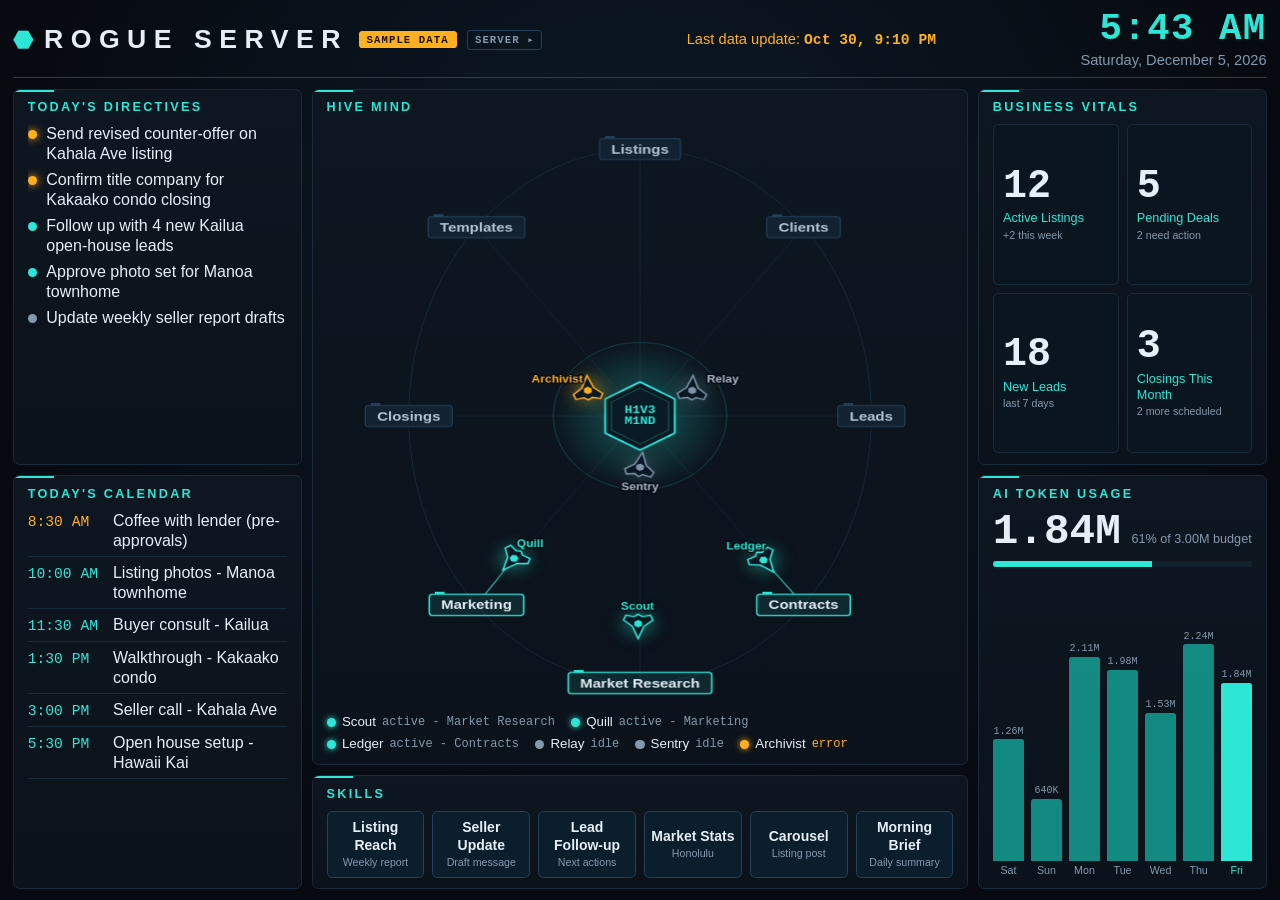
<file: rogue-server/dashboard/index.html>
<!doctype html>
<html lang="en">
<head>
<meta charset="utf-8">
<meta name="viewport" content="width=device-width, initial-scale=1">
<title>Rogue Server</title>
<link rel="stylesheet" href="./style.css">
</head>
<body>
<div class="app">
  <header class="hdr">
    <div class="brand"><span class="logo"></span><h1>ROGUE SERVER</h1><span id="sampleBadge" class="badge" hidden>SAMPLE DATA</span><a class="navlink" href="./server/">SERVER &#9656;</a></div>
    <div id="upd" class="upd">Last data update: <b id="updTime">--</b><span id="metaErr" class="errdot" hidden>DATA ERR</span></div>
    <div class="clockbox"><div id="clock" class="clock">--:--</div><div id="date" class="date">&nbsp;</div></div>
  </header>

  <section class="panel p-dir" id="p-directives">
    <h2>Today's Directives</h2>
    <ol id="directives" class="dirs"></ol>
  </section>

  <section class="panel p-cal" id="p-calendar">
    <h2>Today's Calendar</h2>
    <ul id="calendar" class="cal"></ul>
  </section>

  <section class="panel p-hive" id="p-agents">
    <h2>Hive Mind</h2>
    <div class="hivewrap"><canvas id="hive"></canvas></div>
    <ul id="legend" class="legend"></ul>
  </section>

  <section class="panel p-skills" id="p-skills">
    <h2>Skills</h2>
    <div id="skills" class="skills"></div>
  </section>

  <section class="panel p-vit" id="p-vitals">
    <h2>Business Vitals</h2>
    <div id="vitals" class="vitals"></div>
  </section>

  <section class="panel p-tok" id="p-tokens">
    <h2>AI Token Usage</h2>
    <div class="tokmain"><div id="tokTotal" class="big">--</div><div id="tokSub" class="muted">today</div></div>
    <div id="tokBar" class="budget" hidden><i></i></div>
    <div id="tokBars" class="bars"></div>
  </section>
</div>
<div id="toast" class="toast" role="status" aria-live="polite"></div>
<script src="./app.js"></script>
</body>
</html>
</file>
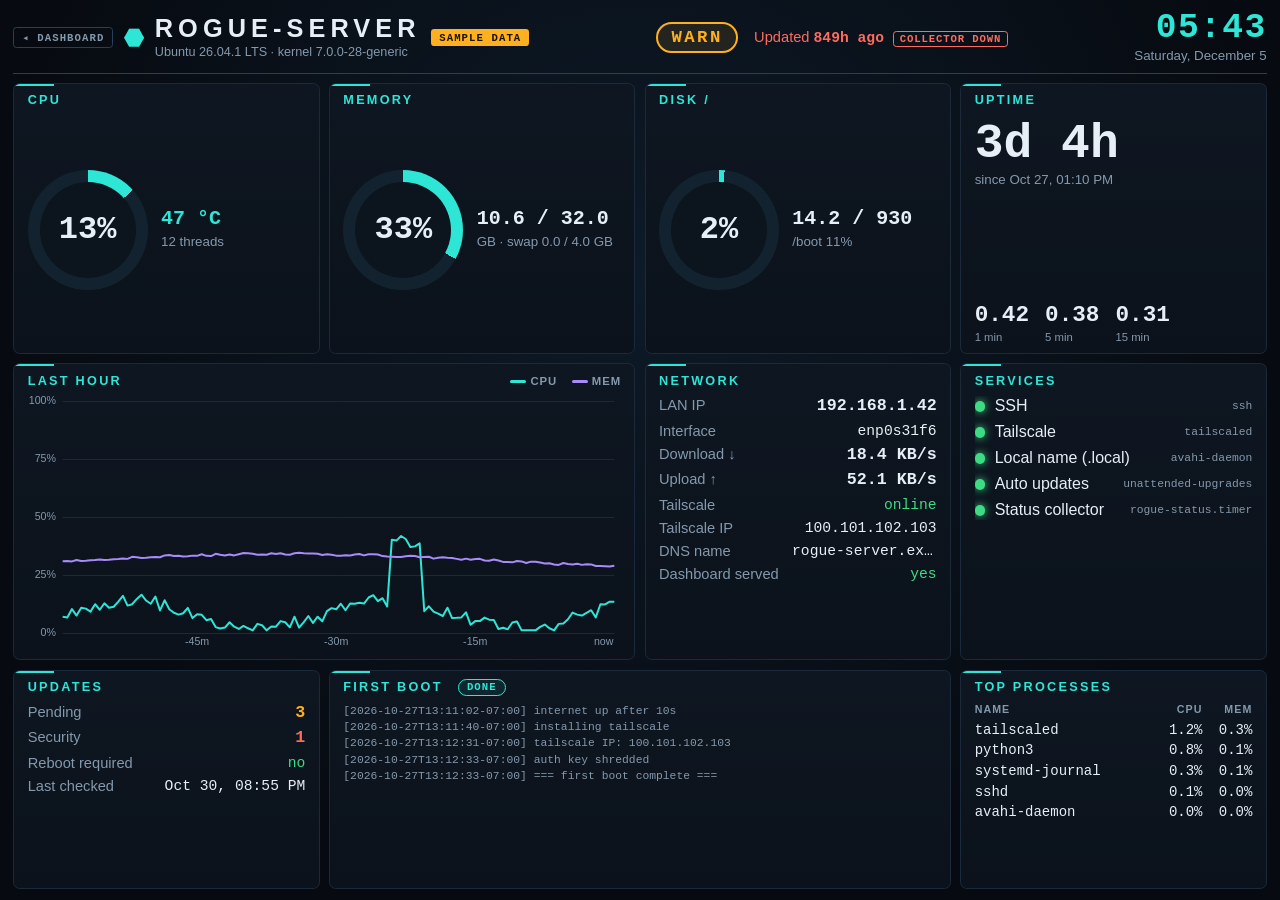
<file: rogue-server/dashboard/server/index.html>
<!doctype html>
<html lang="en">
<head>
<meta charset="utf-8">
<meta name="viewport" content="width=device-width, initial-scale=1">
<title>Server Monitor</title>
<link rel="stylesheet" href="./server.css">
</head>
<body>
<div class="app">
  <header class="hdr">
    <div class="brand">
      <a class="navlink" href="../">&#9666; DASHBOARD</a>
      <span class="logo"></span>
      <div class="ident"><h1 id="host">SERVER</h1><div id="os" class="sub">--</div></div>
      <span id="sampleBadge" class="badge" hidden>SAMPLE DATA</span>
    </div>
    <div class="hmid">
      <span id="health" class="pill" data-s="ok">--</span>
      <div id="upd" class="upd">Updated <b id="updAgo">--</b> <span id="staleTag" class="tag" hidden></span><span id="fetchErr" class="tag amber" hidden>FETCH ERR</span></div>
    </div>
    <div class="clockbox"><div id="clock" class="clock">--:--</div><div id="date" class="date">&nbsp;</div></div>
  </header>

  <section class="panel g-cpu"><h2>CPU</h2>
    <div class="gwrap"><div class="ring" id="ringCpu"><span id="cpuV" class="rv">--</span></div>
      <div class="gtxt"><div class="gl" id="cpuTemp">--</div><div class="gs" id="cpuSub">--</div></div></div></section>
  <section class="panel g-mem"><h2>Memory</h2>
    <div class="gwrap"><div class="ring" id="ringMem"><span id="memV" class="rv">--</span></div>
      <div class="gtxt"><div class="gl" id="memUsed">--</div><div class="gs" id="memSub">--</div></div></div></section>
  <section class="panel g-disk"><h2>Disk /</h2>
    <div class="gwrap"><div class="ring" id="ringDisk"><span id="diskV" class="rv">--</span></div>
      <div class="gtxt"><div class="gl" id="diskUsed">--</div><div class="gs" id="diskSub">--</div></div></div></section>
  <section class="panel g-up"><h2>Uptime</h2>
    <div class="upbig" id="upV">--</div>
    <div class="gs" id="upSub">--</div>
    <div class="loads"><div><b id="l1">--</b><span>1 min</span></div><div><b id="l5">--</b><span>5 min</span></div><div><b id="l15">--</b><span>15 min</span></div></div>
  </section>

  <section class="panel p-hist"><h2>Last hour <span class="lg"><i class="c1"></i>CPU <i class="c2"></i>MEM</span></h2>
    <div class="chartwrap"><canvas id="chart"></canvas></div></section>
  <section class="panel p-net"><h2>Network</h2>
    <dl class="kv" id="net"></dl></section>
  <section class="panel p-svc"><h2>Services</h2>
    <ul class="svcs" id="svcs"></ul></section>

  <section class="panel p-upd"><h2>Updates</h2>
    <dl class="kv" id="upd2"></dl></section>
  <section class="panel p-fb"><h2>First boot <span id="fbPill" class="pill sm" data-s="ok">--</span></h2>
    <pre id="fbLog" class="log"></pre></section>
  <section class="panel p-top"><h2>Top processes</h2>
    <table class="procs"><thead><tr><th>Name</th><th>CPU</th><th>MEM</th></tr></thead><tbody id="procs"></tbody></table></section>
</div>
<script src="./server.js"></script>
</body>
</html>
</file>
<file: rogue-server/dashboard/style.css>
:root{
  --bg:#070b11; --bg2:#0b121b; --panel:#0e1621; --line:#1a2a3a; --line2:#24405a;
  --text:#e6eef6; --muted:#8499ad; --accent:#2ee6d6; --accent-d:#14a89c;
  --amber:#ffb020; --red:#ff6b5e;
  --sans:"Segoe UI",Roboto,"Helvetica Neue",Arial,sans-serif;
  --mono:ui-monospace,Consolas,"Courier New",monospace;
}
*{box-sizing:border-box;margin:0;padding:0}
html{font-size:min(1.0417vw,1.85vh);background:var(--bg)}
body{font-family:var(--sans);color:var(--text);background:radial-gradient(ellipse at 50% 30%,#0d1a28 0%,var(--bg) 70%);min-height:100vh;line-height:1.25}
.app{height:100vh;padding:.8rem 1rem;display:grid;gap:.8rem;
  grid-template-columns:23% 1fr 23%;
  grid-template-rows:auto minmax(0,1.3fr) minmax(0,1fr) auto;
  grid-template-areas:"hdr hdr hdr" "dir hive vit" "cal hive tok" "cal skills tok";
}
.hdr{grid-area:hdr;display:flex;align-items:center;justify-content:space-between;gap:1rem;border-bottom:1px solid var(--line2);padding-bottom:.6rem}
.p-dir{grid-area:dir}.p-cal{grid-area:cal}.p-hive{grid-area:hive}.p-skills{grid-area:skills}.p-vit{grid-area:vit}.p-tok{grid-area:tok}
.brand{display:flex;align-items:center;gap:.8rem}
.logo{width:1.5rem;height:1.5rem;background:var(--accent);clip-path:polygon(25% 5%,75% 5%,100% 50%,75% 95%,25% 95%,0 50%);box-shadow:0 0 12px var(--accent)}
h1{font-size:2rem;letter-spacing:.28em;font-weight:600}
.badge{font:700 .8rem var(--mono);letter-spacing:.1em;color:#1b1200;background:var(--amber);padding:.2rem .6rem;border-radius:.25rem}
.upd{font-size:1.1rem;color:var(--muted)}
.upd b{color:var(--text);font-weight:600;font-family:var(--mono)}
.upd.stale,.upd.stale b{color:var(--amber)}
.errdot,.panel.err h2::after{font:700 .7rem var(--mono);letter-spacing:.08em;color:var(--amber);border:1px solid var(--amber);border-radius:.25rem;padding:.05rem .4rem;margin-left:.7rem;vertical-align:middle}
.panel.err h2::after{content:"DATA ERR"}
.clockbox{text-align:right}
.clock{font:600 2.8rem/1 var(--mono);color:var(--accent);letter-spacing:.04em}
.date{font-size:1.1rem;color:var(--muted);margin-top:.2rem}
.panel{background:linear-gradient(180deg,var(--panel),var(--bg2));border:1px solid var(--line);border-radius:.5rem;padding:.8rem 1rem;display:flex;flex-direction:column;min-height:0;overflow:hidden;position:relative}
.panel::before{content:"";position:absolute;left:0;top:0;width:3rem;height:2px;background:var(--accent)}
h2{font-size:.95rem;font-weight:600;letter-spacing:.18em;text-transform:uppercase;color:var(--accent);margin-bottom:.6rem;flex:none}
.dirs,.cal{list-style:none;display:flex;flex-direction:column;gap:.45rem;min-height:0;overflow:hidden}
.dirs li{display:flex;gap:.7rem;align-items:flex-start;font-size:1.2rem;line-height:1.25}
.dirs .pri{flex:none;width:.7rem;height:.7rem;border-radius:50%;margin-top:.45rem;background:var(--muted)}
.dirs .high .pri{background:var(--amber);box-shadow:0 0 8px var(--amber)}
.dirs .med .pri{background:var(--accent)}
.cal li{display:flex;gap:.8rem;font-size:1.2rem;align-items:baseline;padding-bottom:.4rem;border-bottom:1px solid var(--line)}
.cal .t{flex:none;width:5.6rem;font-family:var(--mono);color:var(--accent);font-size:1.1rem}
.cal li.past{opacity:.45}
.cal li.now .t{color:var(--amber)}
.empty{color:var(--muted);font-size:1.1rem}
.hivewrap{flex:1;min-height:0;position:relative}
#hive{position:absolute;inset:0;width:100%;height:100%;display:block}
.legend{list-style:none;display:flex;flex-wrap:wrap;gap:.4rem 1.2rem;margin-top:.5rem;font-size:1rem;flex:none}
.legend li{display:flex;align-items:center;gap:.45rem;white-space:nowrap}
.legend i{width:.7rem;height:.7rem;border-radius:50%;background:var(--muted)}
.legend .active i{background:var(--accent);box-shadow:0 0 6px var(--accent)}
.legend .error i{background:var(--amber);box-shadow:0 0 6px var(--amber)}
.legend .st{color:var(--muted);font-family:var(--mono);font-size:.9rem}
.legend .error .st{color:var(--amber)}
.skills{display:grid;grid-template-columns:repeat(6,1fr);gap:.6rem}
.skills button{font:inherit;color:var(--text);background:#0b1e2b;border:1px solid var(--line2);border-radius:.4rem;padding:.55rem .4rem;cursor:pointer;text-align:center;touch-action:manipulation}
.skills button:hover,.skills button:focus-visible{border-color:var(--accent);outline:none;background:#0f2a3a}
.skills button:active{background:#12394d}
.skills b{display:block;font-size:1.05rem;font-weight:600}
.skills span{display:block;font-size:.8rem;color:var(--muted);margin-top:.15rem}
.vitals{flex:1;min-height:0;display:grid;grid-template-columns:1fr 1fr;grid-template-rows:1fr 1fr;gap:.6rem}
.tile{background:#0a1520;border:1px solid var(--line);border-radius:.4rem;padding:.5rem .7rem;display:flex;flex-direction:column;justify-content:center;min-width:0}
.tile .v{font:600 3rem/1 var(--mono);color:var(--text)}
.tile .l{font-size:.95rem;color:var(--accent);margin-top:.35rem}
.tile .s{font-size:.8rem;color:var(--muted);margin-top:.1rem}
.tokmain{display:flex;align-items:baseline;gap:.8rem;flex:none}
.big{font:600 3.2rem/1 var(--mono);color:var(--text)}
.muted{color:var(--muted);font-size:.95rem}
.budget{height:.45rem;background:#13222f;border-radius:1rem;margin:.6rem 0 .2rem;overflow:hidden;flex:none}
.budget i{display:block;height:100%;background:var(--accent);width:0}
.budget.warn i{background:var(--amber)}
.bars{flex:1;min-height:5rem;display:flex;align-items:flex-end;gap:.5rem;margin-top:.5rem}
.bar{flex:1;display:flex;flex-direction:column;justify-content:flex-end;align-items:center;height:100%;min-width:0}
.bar .n{font:.75rem var(--mono);color:var(--muted);margin-bottom:.2rem}
.bar .col{width:100%;background:var(--accent-d);border-radius:.2rem .2rem 0 0;min-height:2px;opacity:.8}
.bar.today .col{background:var(--accent);opacity:1}
.bar .d{font-size:.8rem;color:var(--muted);margin-top:.25rem}
.bar.today .d{color:var(--accent)}
.toast{position:fixed;left:50%;bottom:1.5rem;transform:translate(-50%,2rem);background:#0f2a3a;color:var(--text);border:1px solid var(--accent);padding:.7rem 1.4rem;border-radius:.4rem;font-size:1.2rem;opacity:0;pointer-events:none;transition:opacity .2s,transform .2s;z-index:10}
.toast.show{opacity:1;transform:translate(-50%,0)}

@media (max-width:899px),(max-aspect-ratio:1/1){
  html{font-size:16px}
  .app{height:auto;display:flex;flex-direction:column;padding:.8rem 16px}
  .hdr{flex-wrap:wrap}
  h1{font-size:1.4rem;letter-spacing:.2em}
  .clock{font-size:2rem}
  .upd{order:3;width:100%;font-size:.95rem}
  .panel{overflow:visible}
  .hivewrap{flex:none;height:min(120vw,640px)}
  .skills{grid-template-columns:repeat(2,1fr)}
  .vitals{grid-template-rows:auto auto}
  .bars{height:9rem;flex:none}
  .tile .v{font-size:2.6rem}
  .toast{font-size:1rem}
}
@media (prefers-reduced-motion:reduce){.toast{transition:none}}
.navlink{font:600 .8rem var(--mono);letter-spacing:.1em;color:var(--muted);text-decoration:none;border:1px solid var(--line2);border-radius:.25rem;padding:.2rem .5rem;white-space:nowrap}
.navlink:hover,.navlink:focus-visible{color:var(--accent);border-color:var(--accent);outline:none}
</file>
<file: rogue-server/dashboard/server/server.css>
:root{
  --bg:#070b11; --bg2:#0b121b; --panel:#0e1621; --line:#1a2a3a; --line2:#24405a;
  --text:#e6eef6; --muted:#8499ad; --accent:#2ee6d6; --accent-d:#14a89c;
  --amber:#ffb020; --red:#ff6b5e; --green:#3ddc84;
  --sans:"Segoe UI",Roboto,"Helvetica Neue",Arial,sans-serif;
  --mono:ui-monospace,Consolas,"Courier New",monospace;
}
*{box-sizing:border-box;margin:0;padding:0}
html{font-size:min(1.0417vw,1.85vh);background:var(--bg)}
body{font-family:var(--sans);color:var(--text);background:radial-gradient(ellipse at 50% 30%,#0d1a28 0%,var(--bg) 70%);min-height:100vh;line-height:1.25}
.app{height:100vh;padding:.8rem 1rem;display:grid;gap:.7rem;
  grid-template-columns:repeat(4,minmax(0,1fr));
  grid-template-rows:auto minmax(0,1.05fr) minmax(0,1.15fr) minmax(0,.85fr);
  grid-template-areas:"hdr hdr hdr hdr" "cpu mem disk up" "hist hist net svc" "upd fb fb top"}
.hdr{grid-area:hdr;display:flex;align-items:center;justify-content:space-between;gap:1rem;border-bottom:1px solid var(--line2);padding-bottom:.6rem}
.g-cpu{grid-area:cpu}.g-mem{grid-area:mem}.g-disk{grid-area:disk}.g-up{grid-area:up}
.p-hist{grid-area:hist}.p-net{grid-area:net}.p-svc{grid-area:svc}
.p-upd{grid-area:upd}.p-fb{grid-area:fb}.p-top{grid-area:top}
.brand{display:flex;align-items:center;gap:.8rem}
.logo{width:1.5rem;height:1.5rem;background:var(--accent);clip-path:polygon(25% 5%,75% 5%,100% 50%,75% 95%,25% 95%,0 50%);box-shadow:0 0 12px var(--accent);flex:none}
h1{font-size:1.9rem;letter-spacing:.2em;font-weight:600;text-transform:uppercase;line-height:1.1}
.sub{font-size:.95rem;color:var(--muted);margin-top:.15rem}
.navlink{font:600 .8rem var(--mono);letter-spacing:.1em;color:var(--muted);text-decoration:none;border:1px solid var(--line2);border-radius:.25rem;padding:.25rem .6rem;white-space:nowrap}
.navlink:hover,.navlink:focus-visible{color:var(--accent);border-color:var(--accent);outline:none}
.badge{font:700 .8rem var(--mono);letter-spacing:.1em;color:#1b1200;background:var(--amber);padding:.2rem .6rem;border-radius:.25rem;white-space:nowrap}
.hmid{display:flex;align-items:center;gap:1.2rem}
.pill{font:700 1.3rem var(--mono);letter-spacing:.14em;padding:.3rem 1rem;border-radius:2rem;border:2px solid var(--accent);color:var(--accent);background:rgba(46,230,214,.08);white-space:nowrap}
.pill[data-s=warn]{border-color:var(--amber);color:var(--amber);background:rgba(255,176,32,.1)}
.pill[data-s=alert]{border-color:var(--red);color:var(--red);background:rgba(255,107,94,.12)}
.pill.sm{font-size:.8rem;padding:.1rem .6rem;border-width:1px;margin-left:.7rem;vertical-align:middle;letter-spacing:.1em}
.upd{font-size:1.1rem;color:var(--muted)}
.upd b{color:var(--text);font-weight:600;font-family:var(--mono)}
.upd.stale,.upd.stale b{color:var(--amber)}
.upd.down,.upd.down b{color:var(--red)}
.tag{font:700 .8rem var(--mono);letter-spacing:.08em;border:1px solid var(--amber);color:var(--amber);border-radius:.25rem;padding:.05rem .4rem;margin-left:.4rem;white-space:nowrap}
.upd.down .tag{border-color:var(--red);color:var(--red)}
.clockbox{text-align:right}
.clock{font:600 2.6rem/1 var(--mono);color:var(--accent);letter-spacing:.04em}
.date{font-size:1rem;color:var(--muted);margin-top:.2rem}
.panel{background:linear-gradient(180deg,var(--panel),var(--bg2));border:1px solid var(--line);border-radius:.5rem;padding:.7rem 1rem;display:flex;flex-direction:column;min-height:0;overflow:hidden;position:relative}
.panel::before{content:"";position:absolute;left:0;top:0;width:3rem;height:2px;background:var(--accent)}
h2{font-size:.95rem;font-weight:600;letter-spacing:.18em;text-transform:uppercase;color:var(--accent);margin-bottom:.5rem;flex:none}
h2 .lg{float:right;font-size:.85rem;letter-spacing:.08em;color:var(--muted)}
h2 .lg i{display:inline-block;width:1.2rem;height:.25rem;border-radius:.15rem;margin:0 .3rem 0 .8rem;vertical-align:middle}
.c1{background:var(--accent)}.c2{background:#a78bfa}
.gwrap{flex:1;min-height:0;display:flex;align-items:center;gap:1rem;min-width:0}
.ring{--p:0;--c:var(--accent);flex:none;height:min(100%,9rem);aspect-ratio:1;border-radius:50%;display:grid;place-items:center;
  background:conic-gradient(var(--c) calc(var(--p)*1%),#13222f 0);
  position:relative}
.ring::before{content:"";position:absolute;inset:.9rem;border-radius:50%;background:#0c141e}
.rv{font:600 2.4rem/1 var(--mono);color:var(--text)}
.rv{position:relative}
.gtxt{min-width:0;flex:1}
.gl{font:600 1.5rem/1.1 var(--mono);color:var(--text);white-space:nowrap}
.gs{font-size:1rem;color:var(--muted);margin-top:.3rem}
.upbig{font:600 3.6rem/1 var(--mono);color:var(--text);margin-top:.3rem}
.loads{display:flex;gap:1.2rem;margin-top:auto;padding-top:.5rem}
.loads div{display:flex;flex-direction:column}
.loads b{font:600 1.7rem/1 var(--mono)}
.loads span{font-size:.85rem;color:var(--muted);margin-top:.2rem}
.chartwrap{flex:1;min-height:0;position:relative}
#chart{position:absolute;inset:0;width:100%;height:100%;display:block}
.kv{display:grid;grid-template-columns:auto 1fr;gap:.35rem 1rem;align-content:start;font-size:1.1rem;min-height:0;overflow:hidden}
.kv dt{color:var(--muted)}
.kv dd{font-family:var(--mono);text-align:right;min-width:0;overflow:hidden;text-overflow:ellipsis;white-space:nowrap}
.kv dd.big{font-size:1.25rem;font-weight:600}
.ok{color:var(--green)}.warn{color:var(--amber)}.bad{color:var(--red)}.dim{color:var(--muted)}
.svcs{list-style:none;display:flex;flex-direction:column;gap:.45rem;min-height:0;overflow:hidden}
.svcs li{display:flex;align-items:center;gap:.7rem;font-size:1.2rem;white-space:nowrap}
.svcs i{flex:none;width:.8rem;height:.8rem;border-radius:50%;background:var(--green);box-shadow:0 0 8px var(--green)}
.svcs li.warn i{background:var(--amber);box-shadow:0 0 8px var(--amber)}
.svcs li.bad i{background:var(--red);box-shadow:0 0 8px var(--red)}
.svcs .u{margin-left:auto;font:.85rem var(--mono);color:var(--muted);overflow:hidden;text-overflow:ellipsis;padding-left:.5rem}
.svcs .n{overflow:hidden;text-overflow:ellipsis}
.log{font:.85rem/1.45 var(--mono);color:var(--muted);white-space:pre-wrap;overflow:hidden;min-height:0;word-break:break-all}
.procs{width:100%;border-collapse:collapse;font-size:1.05rem}
.procs th{font-size:.8rem;font-weight:600;letter-spacing:.1em;color:var(--muted);text-align:right;padding-bottom:.3rem;text-transform:uppercase}
.procs th:first-child,.procs td:first-child{text-align:left;max-width:9rem;overflow:hidden;text-overflow:ellipsis;white-space:nowrap}
.procs td{font-family:var(--mono);text-align:right;padding:.12rem 0}
.empty{color:var(--muted)}

@media (max-width:899px),(max-aspect-ratio:1/1){
  html{font-size:16px}
  .app{height:auto;display:flex;flex-direction:column;padding:.8rem 16px}
  .hdr{flex-wrap:wrap}
  .brand{flex-wrap:wrap;width:100%}
  h1{font-size:1.4rem}
  .hmid{order:3;width:100%;flex-wrap:wrap}
  .clock{font-size:2rem}
  .panel{overflow:visible}
  .ring{height:8rem}
  .chartwrap{flex:none;height:12rem}
  .log{overflow:auto}
}
@media (prefers-reduced-motion:reduce){*{transition:none!important;animation:none!important}}
</file>
